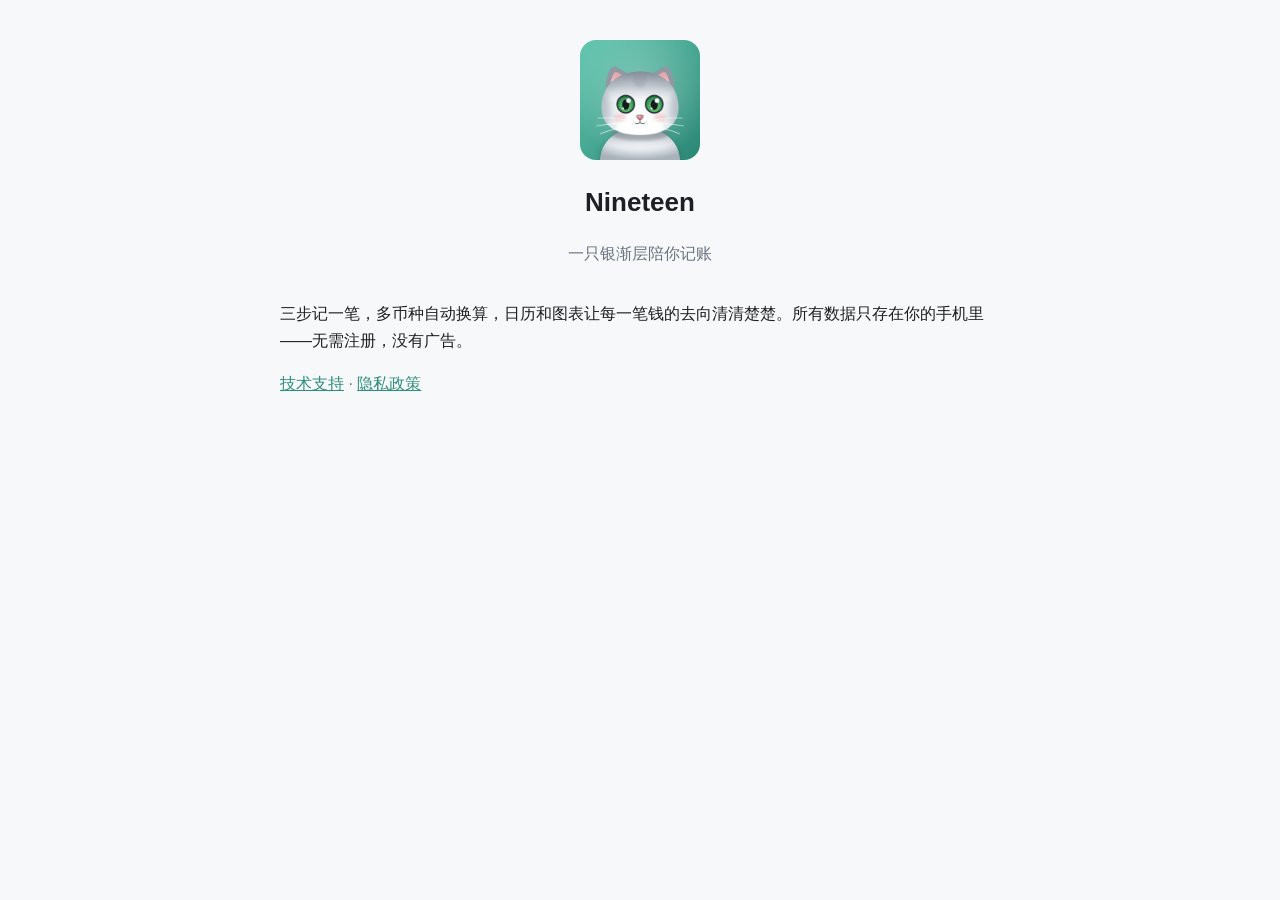
<file: index.html>
<!doctype html>
<html lang="zh-Hans">
<head>
<meta charset="utf-8">
<meta name="viewport" content="width=device-width, initial-scale=1">
<title>Nineteen</title>
<link rel="stylesheet" href="style.css">
</head>
<body>
<main>
  <header><img src="icon.png" alt="Nineteen App 图标" width="120" height="120"><h1>Nineteen</h1><p class="muted">一只银渐层陪你记账</p></header>
  <p>三步记一笔，多币种自动换算，日历和图表让每一笔钱的去向清清楚楚。所有数据只存在你的手机里——无需注册，没有广告。</p>
  <p class="muted"><a href="support.html">技术支持</a> · <a href="privacy.html">隐私政策</a></p>
</main>
</body>
</html>
</file>
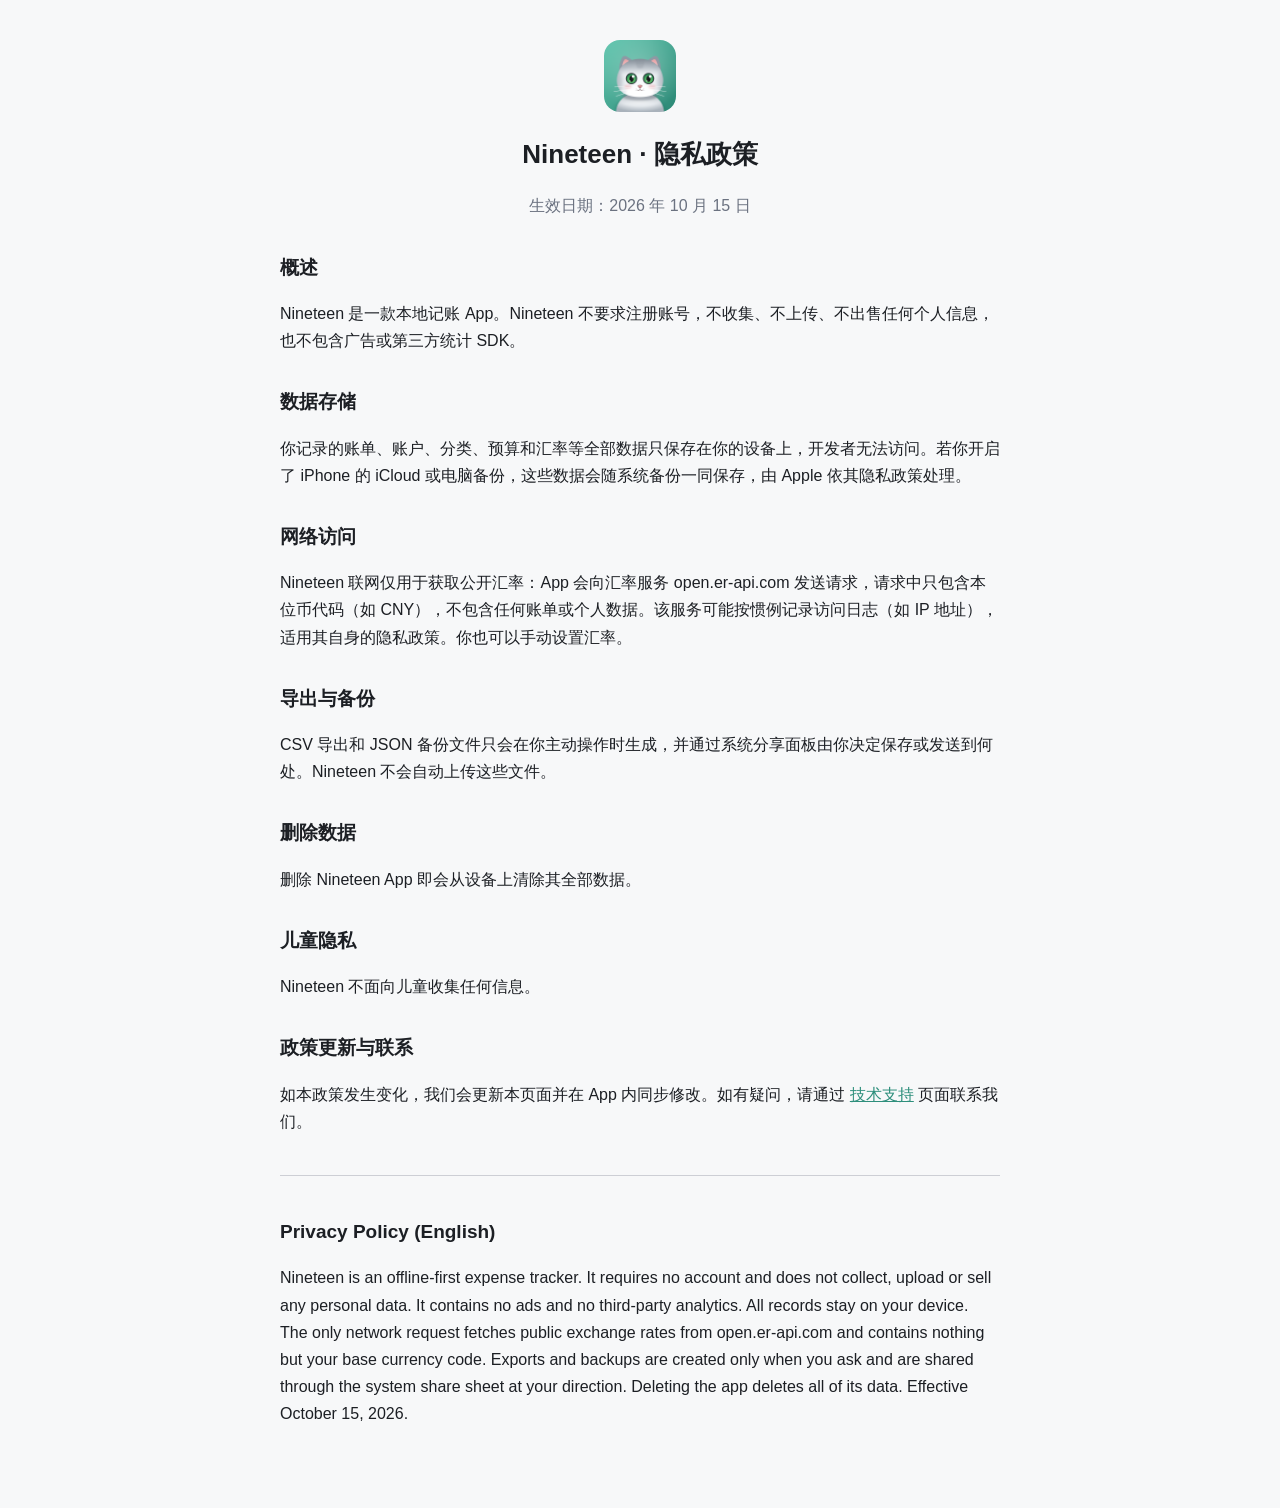
<file: privacy.html>
<!doctype html>
<html lang="zh-Hans">
<head>
<meta charset="utf-8">
<meta name="viewport" content="width=device-width, initial-scale=1">
<title>Nineteen · 隐私政策</title>
<link rel="stylesheet" href="style.css">
</head>
<body>
<main>
  <header><img src="icon.png" alt="" width="72" height="72"><h1>Nineteen · 隐私政策</h1><p class="muted">生效日期：2026 年 10 月 15 日</p></header>

  <h2>概述</h2>
  <p>Nineteen 是一款本地记账 App。Nineteen 不要求注册账号，不收集、不上传、不出售任何个人信息，也不包含广告或第三方统计 SDK。</p>

  <h2>数据存储</h2>
  <p>你记录的账单、账户、分类、预算和汇率等全部数据只保存在你的设备上，开发者无法访问。若你开启了 iPhone 的 iCloud 或电脑备份，这些数据会随系统备份一同保存，由 Apple 依其隐私政策处理。</p>

  <h2>网络访问</h2>
  <p>Nineteen 联网仅用于获取公开汇率：App 会向汇率服务 open.er-api.com 发送请求，请求中只包含本位币代码（如 CNY），不包含任何账单或个人数据。该服务可能按惯例记录访问日志（如 IP 地址），适用其自身的隐私政策。你也可以手动设置汇率。</p>

  <h2>导出与备份</h2>
  <p>CSV 导出和 JSON 备份文件只会在你主动操作时生成，并通过系统分享面板由你决定保存或发送到何处。Nineteen 不会自动上传这些文件。</p>

  <h2>删除数据</h2>
  <p>删除 Nineteen App 即会从设备上清除其全部数据。</p>

  <h2>儿童隐私</h2>
  <p>Nineteen 不面向儿童收集任何信息。</p>

  <h2>政策更新与联系</h2>
  <p>如本政策发生变化，我们会更新本页面并在 App 内同步修改。如有疑问，请通过 <a href="support.html">技术支持</a> 页面联系我们。</p>

  <hr>
  <h2 lang="en">Privacy Policy (English)</h2>
  <p lang="en">Nineteen is an offline-first expense tracker. It requires no account and does not collect, upload or sell any personal data. It contains no ads and no third-party analytics. All records stay on your device. The only network request fetches public exchange rates from open.er-api.com and contains nothing but your base currency code. Exports and backups are created only when you ask and are shared through the system share sheet at your direction. Deleting the app deletes all of its data. Effective October 15, 2026.</p>
</main>
</body>
</html>
</file>
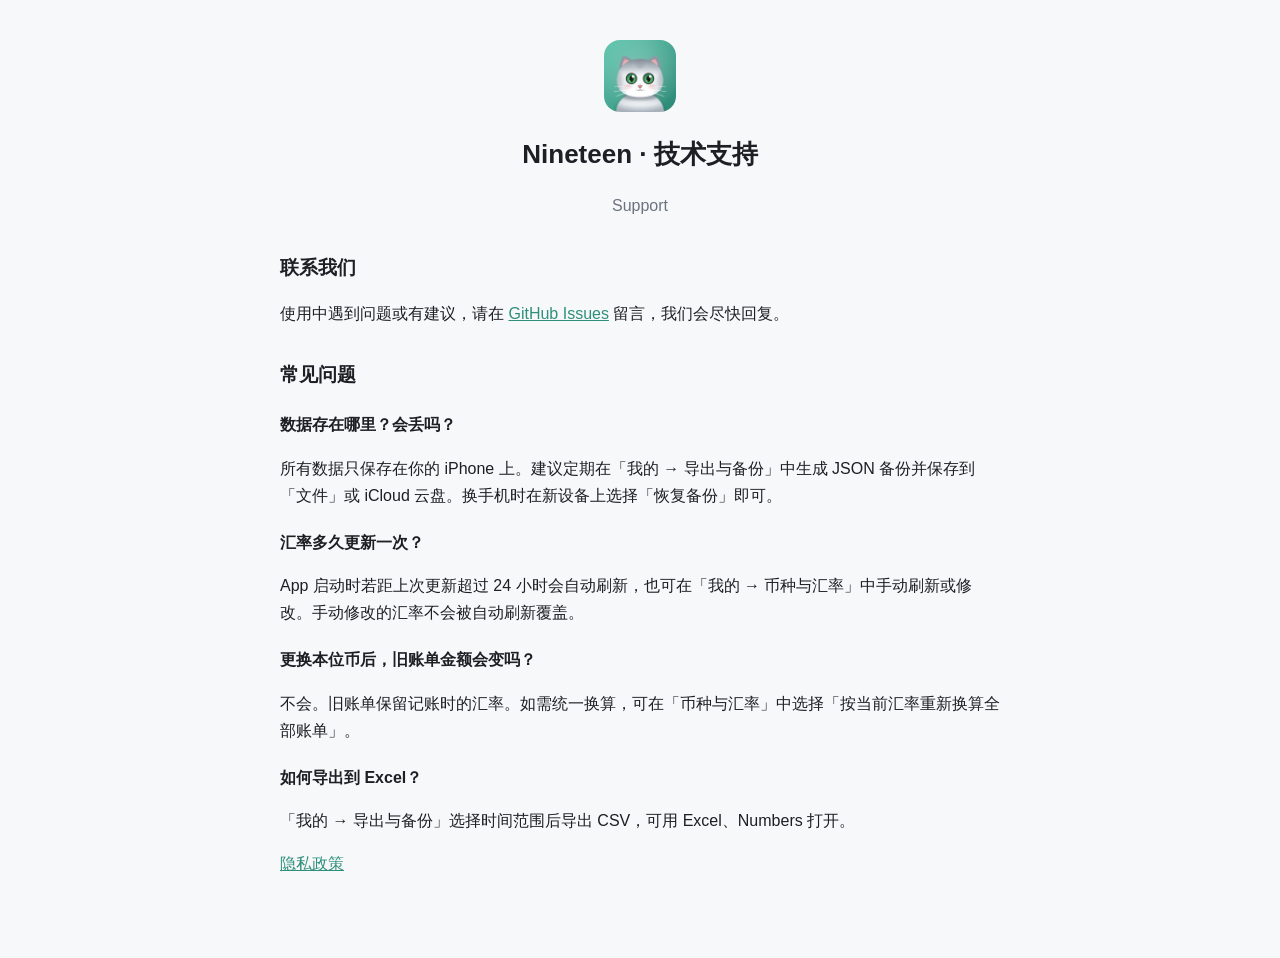
<file: support.html>
<!doctype html>
<html lang="zh-Hans">
<head>
<meta charset="utf-8">
<meta name="viewport" content="width=device-width, initial-scale=1">
<title>Nineteen · 技术支持</title>
<link rel="stylesheet" href="style.css">
</head>
<body>
<main>
  <header><img src="icon.png" alt="" width="72" height="72"><h1>Nineteen · 技术支持</h1><p class="muted">Support</p></header>

  <h2>联系我们</h2>
  <p>使用中遇到问题或有建议，请在 <a href="https://github.com/Bluesgavin/nineteen/issues">GitHub Issues</a> 留言，我们会尽快回复。</p>

  <h2>常见问题</h2>
  <h3>数据存在哪里？会丢吗？</h3>
  <p>所有数据只保存在你的 iPhone 上。建议定期在「我的 → 导出与备份」中生成 JSON 备份并保存到「文件」或 iCloud 云盘。换手机时在新设备上选择「恢复备份」即可。</p>
  <h3>汇率多久更新一次？</h3>
  <p>App 启动时若距上次更新超过 24 小时会自动刷新，也可在「我的 → 币种与汇率」中手动刷新或修改。手动修改的汇率不会被自动刷新覆盖。</p>
  <h3>更换本位币后，旧账单金额会变吗？</h3>
  <p>不会。旧账单保留记账时的汇率。如需统一换算，可在「币种与汇率」中选择「按当前汇率重新换算全部账单」。</p>
  <h3>如何导出到 Excel？</h3>
  <p>「我的 → 导出与备份」选择时间范围后导出 CSV，可用 Excel、Numbers 打开。</p>

  <p class="muted"><a href="privacy.html">隐私政策</a></p>
</main>
</body>
</html>
</file>
<file: style.css>
:root { color-scheme: light dark; --fg: #1c1f24; --muted: #6b7280; --bg: #f7f8f9; --accent: #2e8f7c; }
@media (prefers-color-scheme: dark) { :root { --fg: #eceff2; --muted: #9aa3ad; --bg: #15181c; --accent: #4cc2a6; } }
body { margin: 0; background: var(--bg); color: var(--fg);
       font: 16px/1.7 -apple-system, BlinkMacSystemFont, "PingFang SC", "Helvetica Neue", sans-serif; }
main { max-width: 720px; margin: 0 auto; padding: 40px 16px 64px; }
header { text-align: center; margin-bottom: 32px; }
header img { border-radius: 16px; }
h1 { font-size: 26px; margin: 12px 0 4px; }
h2 { font-size: 19px; margin-top: 32px; }
h3 { font-size: 16px; margin: 20px 0 4px; }
a { color: var(--accent); }
.muted { color: var(--muted); }
hr { border: 0; border-top: 1px solid color-mix(in srgb, var(--muted) 30%, transparent); margin: 40px 0; }
</file>
